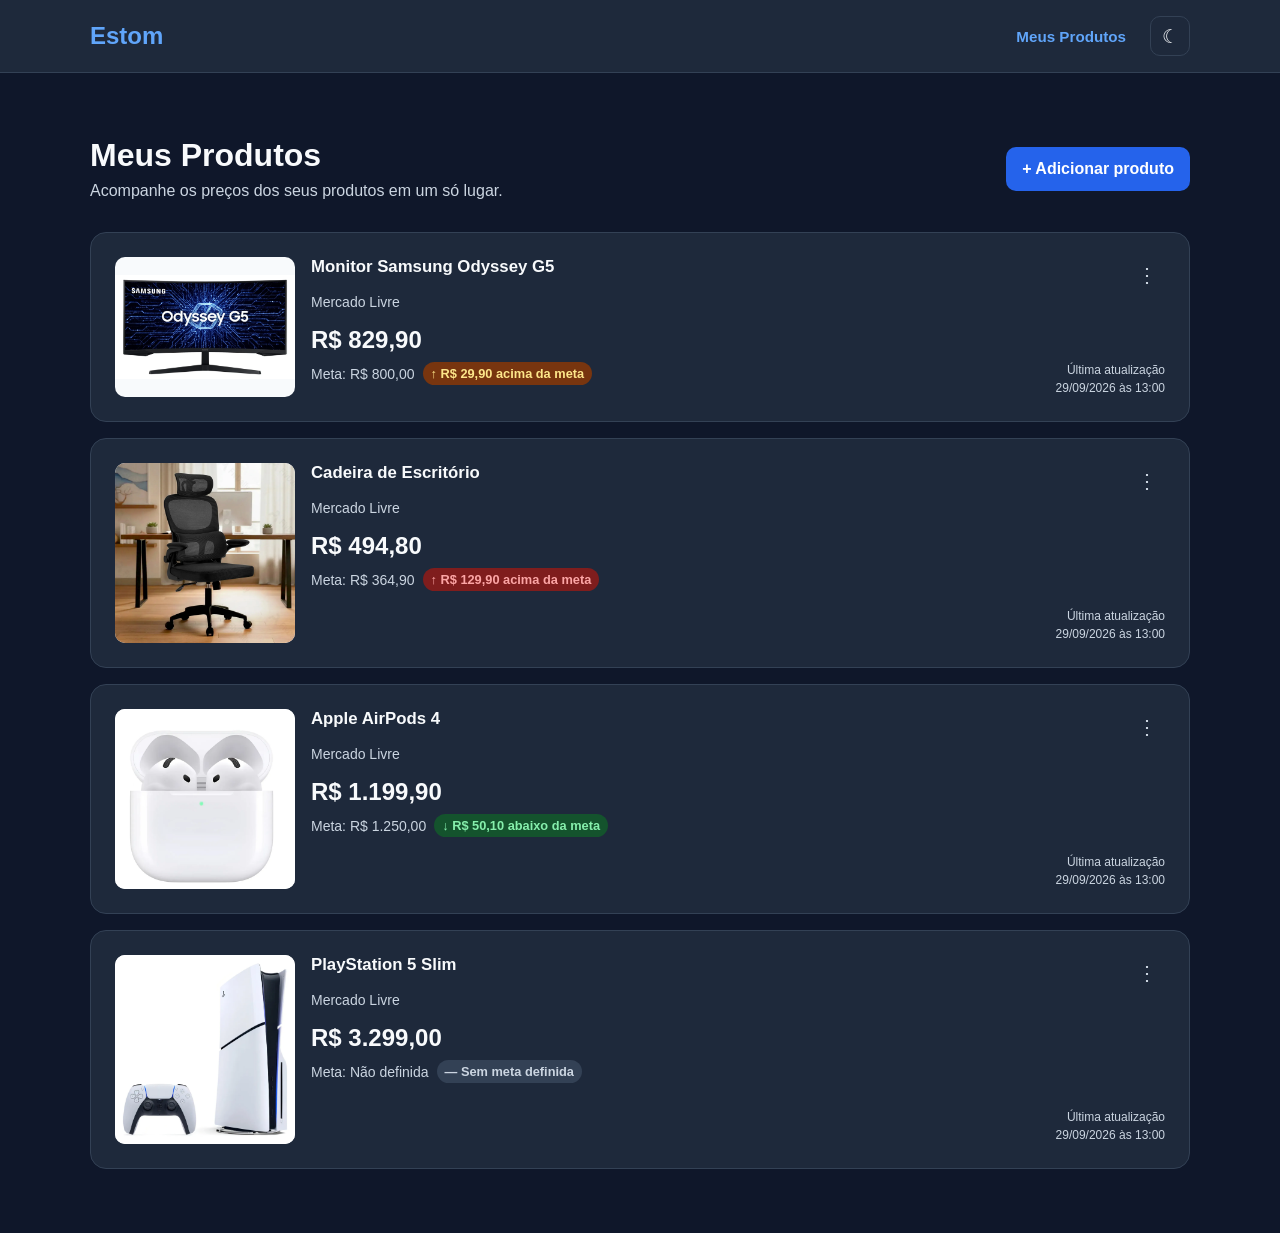
<file: entregas/Luis Medina/index.html>
<!doctype html>
<html lang="pt-br" data-theme="dark">
  <head>
    <meta charset="UTF-8" />
    <meta name="viewport" content="width=device-width, initial-scale=1.0" />

    <title>Estom</title>

    <link rel="stylesheet" href="assets/css/style.css" />
  </head>
  <body>
    <!-- ==================== Navbar ==================== -->
    <header class="header">
      <div class="container header-content">
        <a href="index.html" class="logo">Estom</a>
        <nav class="navigation" aria-label="Navegação principal">
          <a href="index.html" class="nav-link active"> Meus Produtos </a>
          <button
            class="theme-button"
            id="theme-button"
            type="button"
            aria-label="Alterar tema"
          >
            ☾
          </button>
        </nav>
      </div>
    </header>
    <!-- ==================== Main ==================== -->

    <main class="main">
      <div class="container">
        <!-- Cabeçalho da página -->
        <section class="products-header">
          <div>
            <h1>Meus Produtos</h1>
            <p>Acompanhe os preços dos seus produtos em um só lugar.</p>
          </div>
          <button class="button button-primary" id="open-modal">
            + Adicionar produto
          </button>
        </section>
        <!-- ==================== Produtos ==================== -->

        <section class="products-section">
          <div class="products-grid">
            <!-- Produto 1 -->

            <article class="product-card">
              <div class="product-image">
                <img src="assets/images/Foto monitor.webp" alt="Monitor" />
              </div>

              <div class="product-info">
                <div class="product-top">
                  <h2>Monitor Samsung Odyssey G5</h2>

                  <button
                    class="menu-button"
                    aria-label="Opções do Monitor Samsung Odyssey G5"
                  >
                    ⋮
                  </button>
                </div>

                <p class="product-store">Mercado Livre</p>

                <p class="product-price">R$ 829,90</p>

                <div class="product-details">
                  <span>Meta: R$ 800,00</span>

                  <span class="status status-warning">
                    ↑ R$ 29,90 acima da meta
                  </span>
                </div>

                <p class="last-update">
                  Última atualização<br />
                  29/09/2026 às 13:00
                </p>
              </div>
            </article>
            <!-- Produto 2 -->

            <article class="product-card">
              <div class="product-image">
                <img
                  src="assets/images/Cadeira ergonomica.webp"
                  alt="Cadeira Ergonomica"
                />
              </div>

              <div class="product-info">
                <div class="product-top">
                  <h2>Cadeira de Escritório</h2>

                  <button
                    class="menu-button"
                    aria-label="Opções da Cadeira de Escritório"
                  >
                    ⋮
                  </button>
                </div>

                <p class="product-store">Mercado Livre</p>
                <p class="product-price">R$ 494,80</p>

                <div class="product-details">
                  <span>Meta: R$ 364,90</span>

                  <span class="status status-error">
                    ↑ R$ 129,90 acima da meta
                  </span>
                </div>

                <p class="last-update">
                  Última atualização<br />
                  29/09/2026 às 13:00
                </p>
              </div>
            </article>

            <!-- Produto 3 -->

            <article class="product-card">
              <div class="product-image">
                <img src="assets/images/airpods4.webp" alt="Airpods" />
              </div>

              <div class="product-info">
                <div class="product-top">
                  <h2>Apple AirPods 4</h2>

                  <button
                    class="menu-button"
                    aria-label="Opções do Apple AirPods 4"
                  >
                    ⋮
                  </button>
                </div>

                <p class="product-store">Mercado Livre</p>
                <p class="product-price">R$ 1.199,90</p>

                <div class="product-details">
                  <span>Meta: R$ 1.250,00</span>

                  <span class="status status-success">
                    ↓ R$ 50,10 abaixo da meta
                  </span>
                </div>

                <p class="last-update">
                  Última atualização<br />
                  29/09/2026 às 13:00
                </p>
              </div>
            </article>
            <!-- Produto 4 -->

            <article class="product-card">
              <div class="product-image">
                <img src="assets/images/ps5.webp" alt="Ps5" />
              </div>

              <div class="product-info">
                <div class="product-top">
                  <h2>PlayStation 5 Slim</h2>

                  <button
                    class="menu-button"
                    aria-label="Opções do PlayStation 5 Slim"
                  >
                    ⋮
                  </button>
                </div>

                <p class="product-store">Mercado Livre</p>

                <p class="product-price">R$ 3.299,00</p>

                <div class="product-details">
                  <span>Meta: Não definida</span>

                  <span class="status status-neutral">
                    — Sem meta definida
                  </span>
                </div>

                <p class="last-update">
                  Última atualização<br />
                  29/09/2026 às 13:00
                </p>
              </div>
            </article>
          </div>
        </section>
      </div>
    </main>
    <!-- ==================== Modal Adicionar Produto ==================== -->

    <div class="modal-overlay" id="add-product-modal">
      <div class="modal">
        <div class="modal-header">
          <div>
            <h2>Adicionar Produto</h2>
            <p>Cadastre um produto para acompanhar seu preço.</p>
          </div>

          <button
            class="modal-close"
            id="close-modal"
            type="button"
            aria-label="Fechar"
          >
            ×
          </button>
        </div>

        <form class="product-form">
          <div class="form-group">
            <label for="product-name">Nome</label>

            <input
              type="text"
              id="product-name"
              placeholder="Ex: Monitor Samsung Odyssey G5"
              required
            />
          </div>

          <div class="form-group">
            <label for="product-url">URL do produto</label>

            <input
              type="url"
              id="product-url"
              placeholder="https://mercadolivre.com.br/..."
              required
            />
          </div>

          <div class="form-group">
            <label for="target-price">
              Preço máximo
              <span class="optional">(opcional)</span>
            </label>

            <input
              type="number"
              id="target-price"
              placeholder="0,00"
              min="0"
              step="0.01"
            />

            <small class="form-help">
              Sem uma meta, o produto continuará sendo monitorado, mas não
              gerará alertas de preço.
            </small>
          </div>

          <div class="form-actions">
            <button
              class="button button-secondary"
              id="cancel-modal"
              type="button"
            >
              Cancelar
            </button>

            <button class="button button-primary" type="submit">
              + Adicionar produto
            </button>
          </div>
        </form>
      </div>
    </div>
    <script src="assets/js/script.js"></script>
  </body>
</html>
</file>
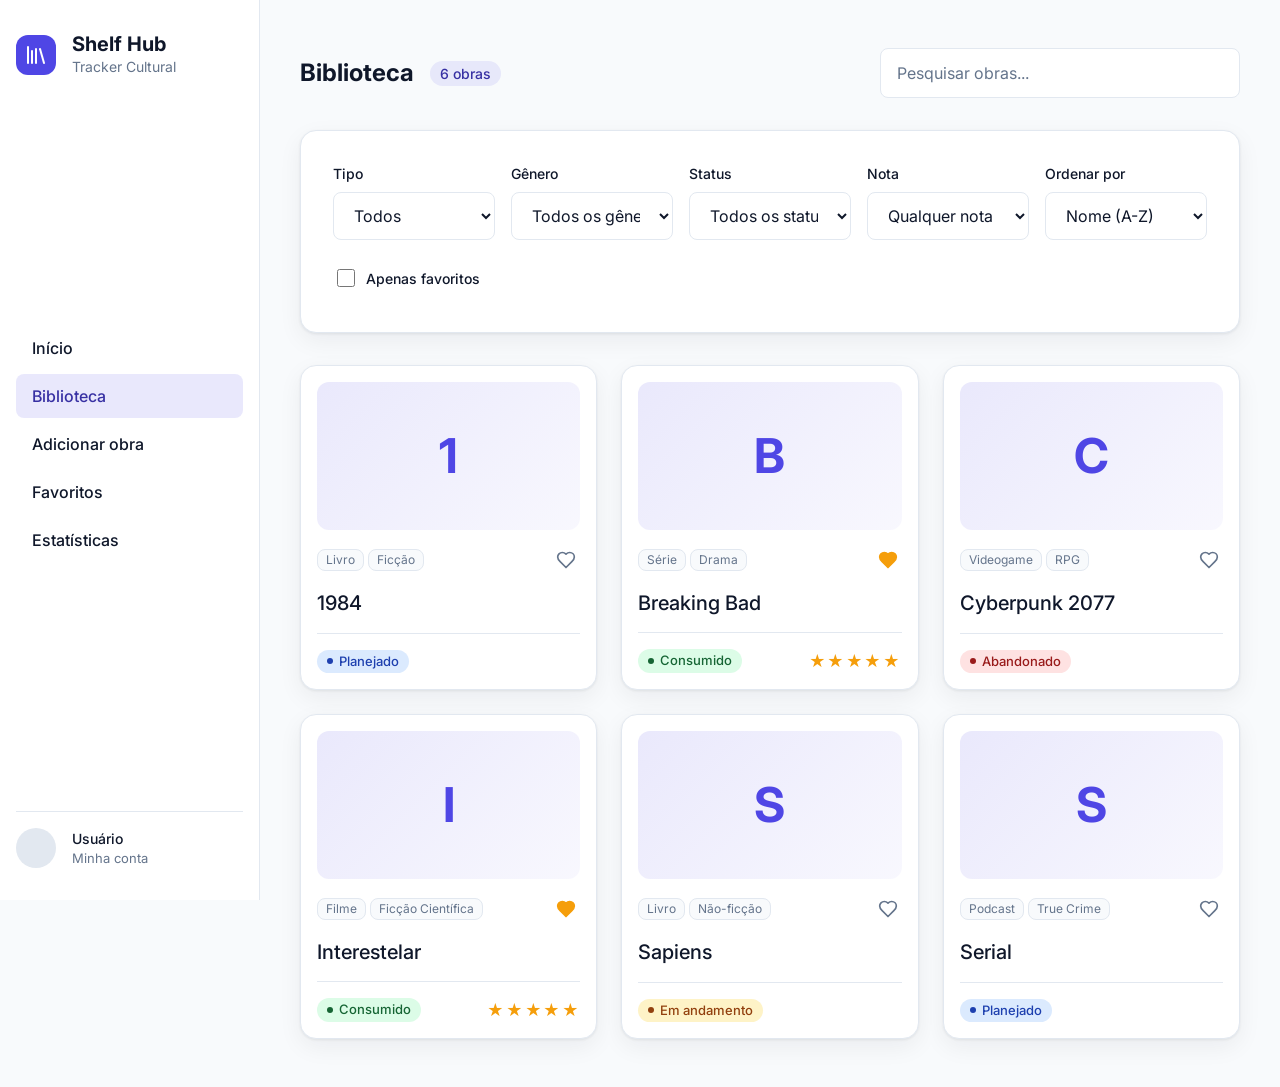
<file: entregas/Guilherme Barbosa/biblioteca.html>
<!DOCTYPE html>
<html lang="pt-BR">
<head>
  <meta charset="UTF-8">
  <meta name="viewport" content="width=device-width, initial-scale=1">
  <title>Biblioteca — Shelf Hub</title>
  <link rel="preconnect" href="https://fonts.googleapis.com">
  <link rel="preconnect" href="https://fonts.gstatic.com" crossorigin>
  <link href="https://fonts.googleapis.com/css2?family=Inter:wght@400;500;700&display=swap" rel="stylesheet">
  <link rel="stylesheet" href="css/styles.css">
</head>
<body>
  <div class="app">
    <header class="sidebar">
      <div class="marca">
        <span class="marca__icone" aria-hidden="true">
          <svg width="24" height="24" viewBox="0 0 24 24" fill="none" stroke="currentColor" stroke-width="2" stroke-linecap="round" stroke-linejoin="round">
            <path d="m16 6 4 14"/><path d="M12 6v14"/><path d="M8 8v12"/><path d="M4 4v16"/>
          </svg>
        </span>
        <div>
          <span class="marca__nome">Shelf Hub</span>
          <span class="marca__slogan">Tracker Cultural</span>
        </div>
      </div>

      <nav aria-label="Principal">
        <ul class="menu">
          <li><a class="menu__link" href="inicio.html">Início</a></li>
          <li><a class="menu__link" href="biblioteca.html" aria-current="page">Biblioteca</a></li>
          <li><a class="menu__link" href="#">Adicionar obra</a></li>
          <li><a class="menu__link" href="#">Favoritos</a></li>
          <li><a class="menu__link" href="#">Estatísticas</a></li>
        </ul>
      </nav>

      <div class="usuario">
        <span class="usuario__avatar" aria-hidden="true"></span>
        <div>
          <span class="usuario__nome">Usuário</span>
          <span class="usuario__conta">Minha conta</span>
        </div>
      </div>
    </header>

    <main class="conteudo">
      <div class="conteudo__cabecalho">
        <div class="titulo-grupo">
          <h1 class="titulo-pagina">Biblioteca</h1>
          <span class="contador">6 obras</span>
        </div>
        <form class="busca" role="search">
          <label class="sr-only" for="busca">Pesquisar obras</label>
          <input class="campo__input" type="search" id="busca" placeholder="Pesquisar obras...">
        </form>
      </div>

      <form class="card filtros" aria-label="Filtros e ordenação">
        <div class="campo">
          <label class="campo__label" for="filtro-tipo">Tipo</label>
          <select class="campo__input" id="filtro-tipo">
            <option>Todos</option>
            <option>Filme</option>
            <option>Série</option>
            <option>Livro</option>
            <option>Videogame</option>
            <option>Podcast</option>
          </select>
        </div>
        <div class="campo">
          <label class="campo__label" for="filtro-genero">Gênero</label>
          <select class="campo__input" id="filtro-genero">
            <option>Todos os gêneros</option>
            <option>Drama</option>
            <option>Ficção</option>
            <option>Ficção Científica</option>
            <option>Não-ficção</option>
            <option>RPG</option>
            <option>True Crime</option>
          </select>
        </div>
        <div class="campo">
          <label class="campo__label" for="filtro-status">Status</label>
          <select class="campo__input" id="filtro-status">
            <option>Todos os status</option>
            <option>Planejado</option>
            <option>Em andamento</option>
            <option>Consumido</option>
            <option>Abandonado</option>
          </select>
        </div>
        <div class="campo">
          <label class="campo__label" for="filtro-nota">Nota</label>
          <select class="campo__input" id="filtro-nota">
            <option>Qualquer nota</option>
            <option>5 estrelas</option>
            <option>4 estrelas ou mais</option>
            <option>3 estrelas ou mais</option>
          </select>
        </div>
        <div class="campo">
          <label class="campo__label" for="ordenar">Ordenar por</label>
          <select class="campo__input" id="ordenar">
            <option>Nome (A-Z)</option>
            <option>Nome (Z-A)</option>
            <option>Mais recentes</option>
            <option>Mais antigas</option>
            <option>Maior nota</option>
            <option>Menor nota</option>
          </select>
        </div>
        <label class="filtros__favoritos">
          <input type="checkbox">
          Apenas favoritos
        </label>
      </form>

      <ul class="grade-obras">
      <li>
        <article class="card obra">
          <div class="obra__capa" aria-hidden="true">1</div>
          <div class="obra__topo">
            <p class="obra__tags"><span class="tag">Livro</span><span class="tag">Ficção</span></p>
            <button class="favorito" type="button" aria-pressed="false" aria-label="Adicionar 1984 aos favoritos"><svg width="20" height="20" viewBox="0 0 24 24" fill="none" stroke="currentColor" stroke-width="2" stroke-linecap="round" stroke-linejoin="round" aria-hidden="true"><path d="M19 14c1.49-1.46 3-3.21 3-5.5A5.5 5.5 0 0 0 16.5 3c-1.76 0-3 .5-4.5 2-1.5-1.5-2.74-2-4.5-2A5.5 5.5 0 0 0 2 8.5c0 2.3 1.5 4.05 3 5.5l7 7Z"/></svg></button>
          </div>
          <h3 class="obra__titulo"><a class="obra__link" href="#">1984</a></h3>
          <div class="obra__rodape">
            <span class="badge badge--planejado">Planejado</span>
          </div>
        </article>
      </li>
      <li>
        <article class="card obra">
          <div class="obra__capa" aria-hidden="true">B</div>
          <div class="obra__topo">
            <p class="obra__tags"><span class="tag">Série</span><span class="tag">Drama</span></p>
            <button class="favorito" type="button" aria-pressed="true" aria-label="Remover Breaking Bad dos favoritos"><svg width="20" height="20" viewBox="0 0 24 24" fill="none" stroke="currentColor" stroke-width="2" stroke-linecap="round" stroke-linejoin="round" aria-hidden="true"><path d="M19 14c1.49-1.46 3-3.21 3-5.5A5.5 5.5 0 0 0 16.5 3c-1.76 0-3 .5-4.5 2-1.5-1.5-2.74-2-4.5-2A5.5 5.5 0 0 0 2 8.5c0 2.3 1.5 4.05 3 5.5l7 7Z"/></svg></button>
          </div>
          <h3 class="obra__titulo"><a class="obra__link" href="#">Breaking Bad</a></h3>
          <div class="obra__rodape">
            <span class="badge badge--consumido">Consumido</span>
          <span class="estrelas"><span aria-hidden="true">★★★★★</span><span class="sr-only">Nota 5 de 5</span></span>
          </div>
        </article>
      </li>
      <li>
        <article class="card obra">
          <div class="obra__capa" aria-hidden="true">C</div>
          <div class="obra__topo">
            <p class="obra__tags"><span class="tag">Videogame</span><span class="tag">RPG</span></p>
            <button class="favorito" type="button" aria-pressed="false" aria-label="Adicionar Cyberpunk 2077 aos favoritos"><svg width="20" height="20" viewBox="0 0 24 24" fill="none" stroke="currentColor" stroke-width="2" stroke-linecap="round" stroke-linejoin="round" aria-hidden="true"><path d="M19 14c1.49-1.46 3-3.21 3-5.5A5.5 5.5 0 0 0 16.5 3c-1.76 0-3 .5-4.5 2-1.5-1.5-2.74-2-4.5-2A5.5 5.5 0 0 0 2 8.5c0 2.3 1.5 4.05 3 5.5l7 7Z"/></svg></button>
          </div>
          <h3 class="obra__titulo"><a class="obra__link" href="#">Cyberpunk 2077</a></h3>
          <div class="obra__rodape">
            <span class="badge badge--abandonado">Abandonado</span>
          </div>
        </article>
      </li>
      <li>
        <article class="card obra">
          <div class="obra__capa" aria-hidden="true">I</div>
          <div class="obra__topo">
            <p class="obra__tags"><span class="tag">Filme</span><span class="tag">Ficção Científica</span></p>
            <button class="favorito" type="button" aria-pressed="true" aria-label="Remover Interestelar dos favoritos"><svg width="20" height="20" viewBox="0 0 24 24" fill="none" stroke="currentColor" stroke-width="2" stroke-linecap="round" stroke-linejoin="round" aria-hidden="true"><path d="M19 14c1.49-1.46 3-3.21 3-5.5A5.5 5.5 0 0 0 16.5 3c-1.76 0-3 .5-4.5 2-1.5-1.5-2.74-2-4.5-2A5.5 5.5 0 0 0 2 8.5c0 2.3 1.5 4.05 3 5.5l7 7Z"/></svg></button>
          </div>
          <h3 class="obra__titulo"><a class="obra__link" href="#">Interestelar</a></h3>
          <div class="obra__rodape">
            <span class="badge badge--consumido">Consumido</span>
          <span class="estrelas"><span aria-hidden="true">★★★★★</span><span class="sr-only">Nota 5 de 5</span></span>
          </div>
        </article>
      </li>
      <li>
        <article class="card obra">
          <div class="obra__capa" aria-hidden="true">S</div>
          <div class="obra__topo">
            <p class="obra__tags"><span class="tag">Livro</span><span class="tag">Não-ficção</span></p>
            <button class="favorito" type="button" aria-pressed="false" aria-label="Adicionar Sapiens aos favoritos"><svg width="20" height="20" viewBox="0 0 24 24" fill="none" stroke="currentColor" stroke-width="2" stroke-linecap="round" stroke-linejoin="round" aria-hidden="true"><path d="M19 14c1.49-1.46 3-3.21 3-5.5A5.5 5.5 0 0 0 16.5 3c-1.76 0-3 .5-4.5 2-1.5-1.5-2.74-2-4.5-2A5.5 5.5 0 0 0 2 8.5c0 2.3 1.5 4.05 3 5.5l7 7Z"/></svg></button>
          </div>
          <h3 class="obra__titulo"><a class="obra__link" href="#">Sapiens</a></h3>
          <div class="obra__rodape">
            <span class="badge badge--em-andamento">Em andamento</span>
          </div>
        </article>
      </li>
      <li>
        <article class="card obra">
          <div class="obra__capa" aria-hidden="true">S</div>
          <div class="obra__topo">
            <p class="obra__tags"><span class="tag">Podcast</span><span class="tag">True Crime</span></p>
            <button class="favorito" type="button" aria-pressed="false" aria-label="Adicionar Serial aos favoritos"><svg width="20" height="20" viewBox="0 0 24 24" fill="none" stroke="currentColor" stroke-width="2" stroke-linecap="round" stroke-linejoin="round" aria-hidden="true"><path d="M19 14c1.49-1.46 3-3.21 3-5.5A5.5 5.5 0 0 0 16.5 3c-1.76 0-3 .5-4.5 2-1.5-1.5-2.74-2-4.5-2A5.5 5.5 0 0 0 2 8.5c0 2.3 1.5 4.05 3 5.5l7 7Z"/></svg></button>
          </div>
          <h3 class="obra__titulo"><a class="obra__link" href="#">Serial</a></h3>
          <div class="obra__rodape">
            <span class="badge badge--planejado">Planejado</span>
          </div>
        </article>
      </li>
      </ul>
    </main>
  </div>
</body>
</html>
</file>
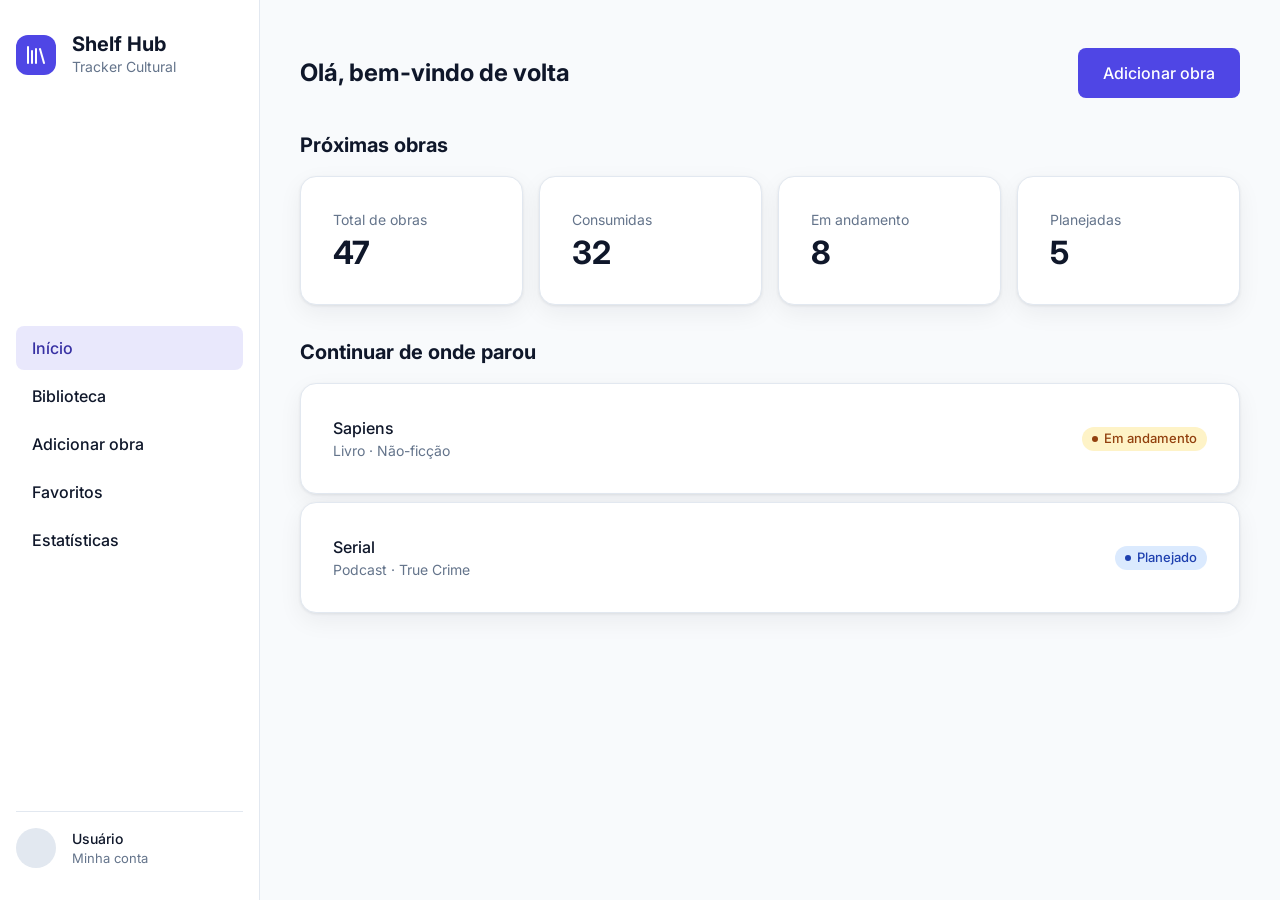
<file: entregas/Guilherme Barbosa/inicio.html>
<!DOCTYPE html>
<html lang="pt-BR">
<head>
  <meta charset="UTF-8">
  <meta name="viewport" content="width=device-width, initial-scale=1">
  <title>Início — Shelf Hub</title>
  <link rel="preconnect" href="https://fonts.googleapis.com">
  <link rel="preconnect" href="https://fonts.gstatic.com" crossorigin>
  <link href="https://fonts.googleapis.com/css2?family=Inter:wght@400;500;700&display=swap" rel="stylesheet">
  <link rel="stylesheet" href="css/styles.css">
</head>
<body>
  <div class="app">
    <header class="sidebar">
      <div class="marca">
        <span class="marca__icone" aria-hidden="true">
          <svg width="24" height="24" viewBox="0 0 24 24" fill="none" stroke="currentColor" stroke-width="2" stroke-linecap="round" stroke-linejoin="round">
            <path d="m16 6 4 14"/><path d="M12 6v14"/><path d="M8 8v12"/><path d="M4 4v16"/>
          </svg>
        </span>
        <div>
          <span class="marca__nome">Shelf Hub</span>
          <span class="marca__slogan">Tracker Cultural</span>
        </div>
      </div>

      <nav aria-label="Principal">
        <ul class="menu">
          <li><a class="menu__link" href="inicio.html" aria-current="page">Início</a></li>
          <li><a class="menu__link" href="biblioteca.html">Biblioteca</a></li>
          <li><a class="menu__link" href="#">Adicionar obra</a></li>
          <li><a class="menu__link" href="#">Favoritos</a></li>
          <li><a class="menu__link" href="#">Estatísticas</a></li>
        </ul>
      </nav>

      <div class="usuario">
        <span class="usuario__avatar" aria-hidden="true"></span>
        <div>
          <span class="usuario__nome">Usuário</span>
          <span class="usuario__conta">Minha conta</span>
        </div>
      </div>
    </header>

    <main class="conteudo">
      <div class="conteudo__cabecalho">
        <h1 class="titulo-pagina">Olá, bem-vindo de volta</h1>
        <a class="botao botao--primario" href="#">Adicionar obra</a>
      </div>

      <section class="secao" aria-labelledby="titulo-resumo">
           <h2 class="secao__titulo" id="titulo-andamento">Próximas obras</h2>
        <ul class="resumo">
          <li class="card resumo__item">
            <span class="resumo__rotulo">Total de obras</span>
            <span class="resumo__valor">47</span>
          </li>
          <li class="card resumo__item">
            <span class="resumo__rotulo">Consumidas</span>
            <span class="resumo__valor">32</span>
          </li>
          <li class="card resumo__item">
            <span class="resumo__rotulo">Em andamento</span>
            <span class="resumo__valor">8</span>
          </li>
          <li class="card resumo__item">
            <span class="resumo__rotulo">Planejadas</span>
            <span class="resumo__valor">5</span>
          </li>
        </ul>
      </section>

      <section class="secao" aria-labelledby="titulo-andamento">
        <h2 class="secao__titulo" id="titulo-andamento">Continuar de onde parou</h2>
        <ul class="lista-obras">
          <li class="card obra-linha">
            <div>
              <span class="obra-linha__nome">Sapiens</span>
              <span class="obra-linha__meta">Livro · Não-ficção</span>
            </div>
            <span class="badge badge--em-andamento">Em andamento</span>
          </li>
          <li class="card obra-linha">
            <div>
              <span class="obra-linha__nome">Serial</span>
              <span class="obra-linha__meta">Podcast · True Crime</span>
            </div>
            <span class="badge badge--planejado">Planejado</span>
          </li>
        </ul>
      </section>
    </main>
  </div>
</body>
</html>
</file>
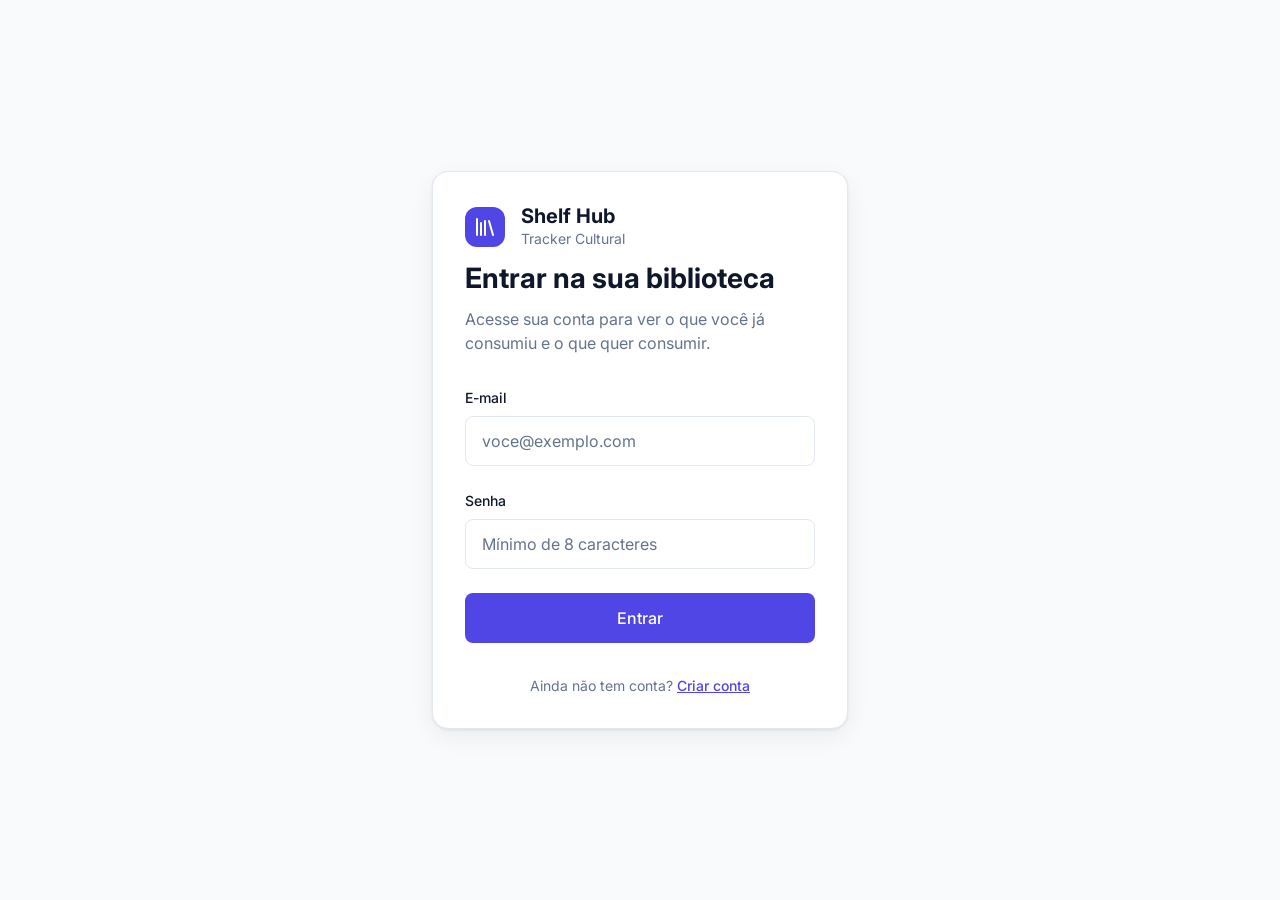
<file: entregas/Guilherme Barbosa/login.html>
<!DOCTYPE html>
<html lang="pt-BR">
<head>
  <meta charset="UTF-8">
  <meta name="viewport" content="width=device-width, initial-scale=1">
  <title>Entrar — Shelf Hub</title>
  <link rel="preconnect" href="https://fonts.googleapis.com">
  <link rel="preconnect" href="https://fonts.gstatic.com" crossorigin>
  <link href="https://fonts.googleapis.com/css2?family=Inter:wght@400;500;700&display=swap" rel="stylesheet">
  <link rel="stylesheet" href="css/styles.css">
</head>
<body class="pagina-login">
  <main class="login card">
    <header class="login__cabecalho">
      <div class="marca">
        <span class="marca__icone" aria-hidden="true">
          <svg width="24" height="24" viewBox="0 0 24 24" fill="none" stroke="currentColor" stroke-width="2" stroke-linecap="round" stroke-linejoin="round">
            <path d="m16 6 4 14"/><path d="M12 6v14"/><path d="M8 8v12"/><path d="M4 4v16"/>
          </svg>
        </span>
        <div>
          <span class="marca__nome">Shelf Hub</span>
          <span class="marca__slogan">Tracker Cultural</span>
        </div>
      </div>
      <h1 class="login__titulo">Entrar na sua biblioteca</h1>
      <p class="login__texto">Acesse sua conta para ver o que você já consumiu e o que quer consumir.</p>
    </header>

    <!--  sem backend  -->
    <form class="login__formulario" action="inicio.html">
      <div class="campo">
        <label class="campo__label" for="email">E-mail</label>
        <input class="campo__input" type="email" id="email" autocomplete="email" placeholder="voce@exemplo.com" required>
      </div>

      <div class="campo">
        <label class="campo__label" for="senha">Senha</label>
        <input class="campo__input" type="password" id="senha" autocomplete="current-password" minlength="8" placeholder="Mínimo de 8 caracteres" required>
      </div>

      <button class="botao botao--primario botao--bloco" type="submit">Entrar</button>
    </form>

    <p class="login__rodape">Ainda não tem conta? <a href="#">Criar conta</a></p>
  </main>
</body>
</html>
</file>
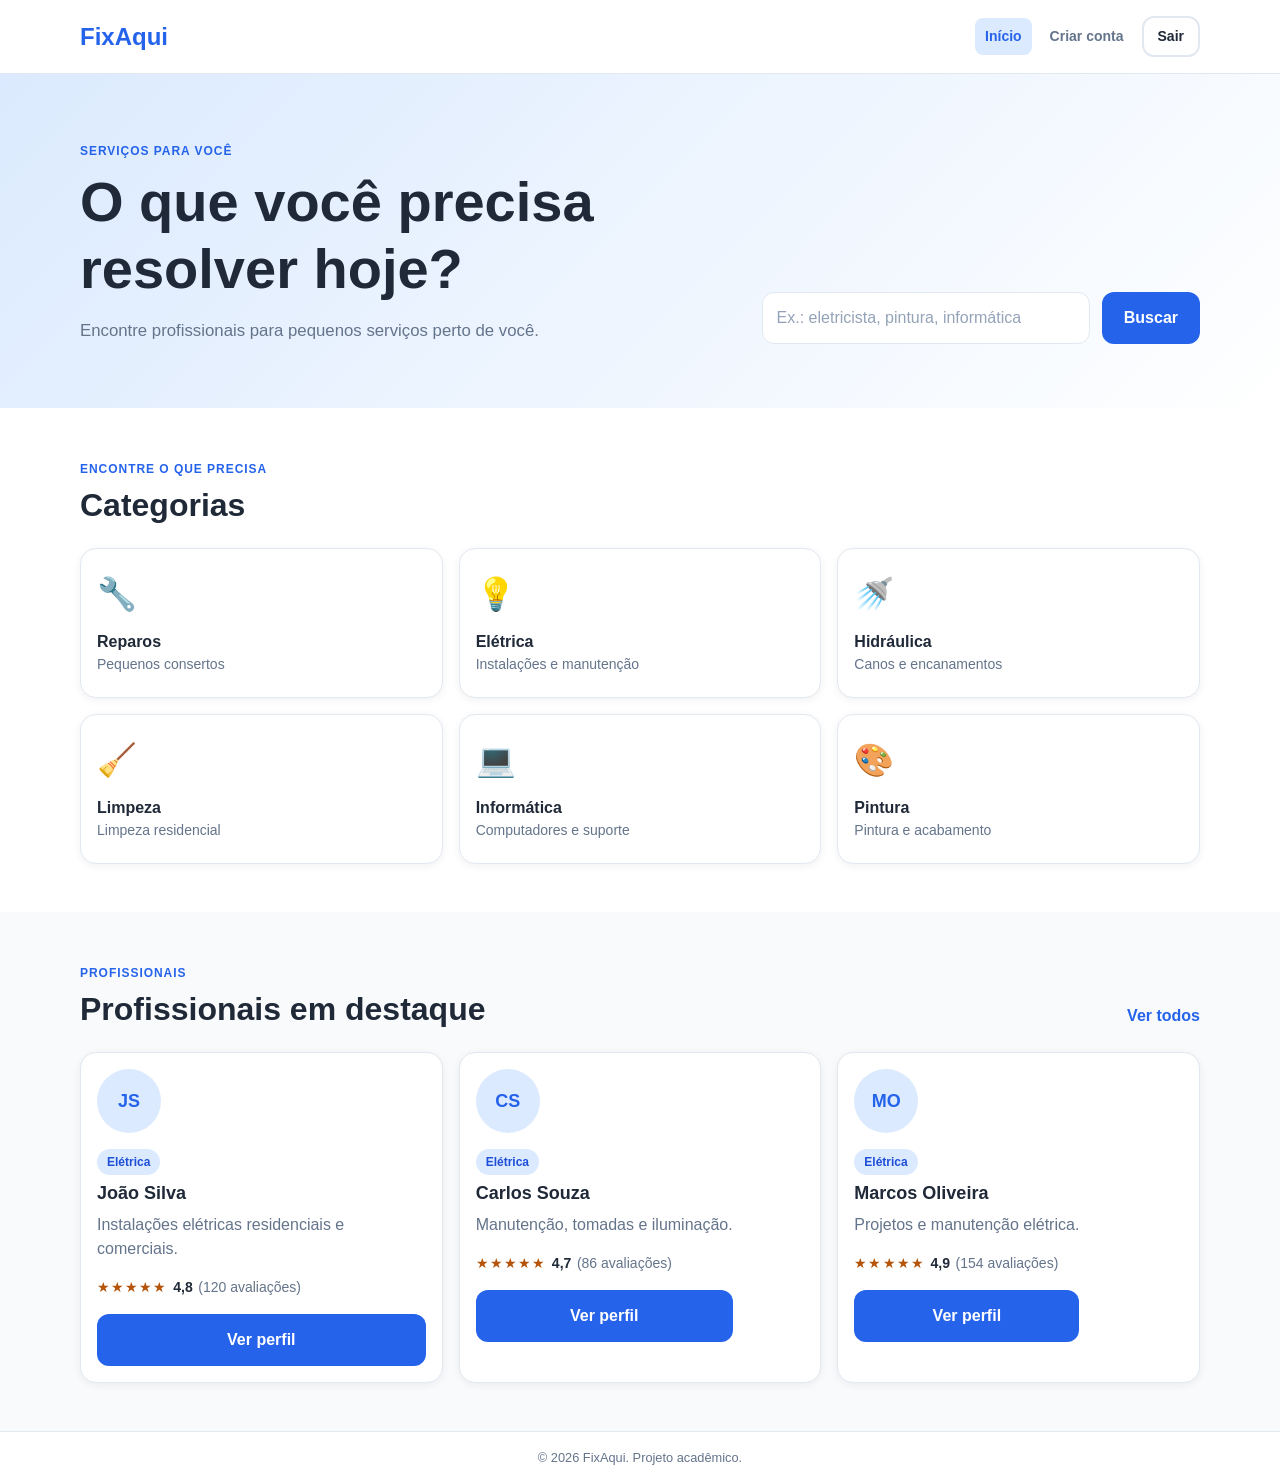
<file: entregas/Rodrigo Fagnani/dashboard.html>
<!DOCTYPE html>
<html lang="pt-BR">
<head>
    <meta charset="UTF-8">
    <meta name="viewport" content="width=device-width, initial-scale=1.0">
    <title>Dashboard | FixAqui</title>
    <link rel="stylesheet" href="css/styles.css">
</head>
<body>
    <header class="site-header">
        <a class="brand" href="dashboard.html" aria-label="FixAqui - dashboard">FixAqui</a>

        <nav class="main-nav" aria-label="Navegação principal">
            <a class="nav-link nav-link-active" href="dashboard.html">Início</a>
            <a class="nav-link" href="perfil.html">Criar conta</a>
            <a class="button button-small button-outline" href="login.html">Sair</a>
        </nav>
    </header>

    <main>
        <section class="hero-section" aria-labelledby="dashboard-title">
            <div class="container hero-content">
                <div>
                    <span class="eyebrow">Serviços para você</span>
                    <h1 id="dashboard-title">O que você precisa resolver hoje?</h1>
                    <p>Encontre profissionais para pequenos serviços perto de você.</p>
                </div>

                <form class="search-form" action="dashboard.html" method="get" role="search">
                    <label class="sr-only" for="busca">Pesquisar serviço</label>
                    <input class="input search-input" type="search" id="busca" name="busca" placeholder="Ex.: eletricista, pintura, informática">
                    <button class="button button-primary" type="submit">Buscar</button>
                </form>
            </div>
        </section>

        <section class="section container" aria-labelledby="categorias-title">
            <div class="section-heading">
                <div>
                    <span class="eyebrow">Encontre o que precisa</span>
                    <h2 id="categorias-title">Categorias</h2>
                </div>
            </div>

            <div class="category-grid">
                <a class="category-card" href="#profissionais">
                    <span class="category-icon" aria-hidden="true">🔧</span>
                    <span class="category-title">Reparos</span>
                    <span class="category-text">Pequenos consertos</span>
                </a>

                <a class="category-card" href="#profissionais">
                    <span class="category-icon" aria-hidden="true">💡</span>
                    <span class="category-title">Elétrica</span>
                    <span class="category-text">Instalações e manutenção</span>
                </a>

                <a class="category-card" href="#profissionais">
                    <span class="category-icon" aria-hidden="true">🚿</span>
                    <span class="category-title">Hidráulica</span>
                    <span class="category-text">Canos e encanamentos</span>
                </a>

                <a class="category-card" href="#profissionais">
                    <span class="category-icon" aria-hidden="true">🧹</span>
                    <span class="category-title">Limpeza</span>
                    <span class="category-text">Limpeza residencial</span>
                </a>

                <a class="category-card" href="#profissionais">
                    <span class="category-icon" aria-hidden="true">💻</span>
                    <span class="category-title">Informática</span>
                    <span class="category-text">Computadores e suporte</span>
                </a>

                <a class="category-card" href="#profissionais">
                    <span class="category-icon" aria-hidden="true">🎨</span>
                    <span class="category-title">Pintura</span>
                    <span class="category-text">Pintura e acabamento</span>
                </a>
            </div>
        </section>

        <section class="section section-muted" id="profissionais" aria-labelledby="profissionais-title">
            <div class="container">
                <div class="section-heading">
                    <div>
                        <span class="eyebrow">Profissionais</span>
                        <h2 id="profissionais-title">Profissionais em destaque</h2>
                    </div>
                    <a class="text-link" href="#profissionais">Ver todos</a>
                </div>

                <div class="professional-grid">
                    <article class="professional-card">
                        <div class="professional-avatar" aria-hidden="true">JS</div>
                        <div class="professional-content">
                            <span class="tag">Elétrica</span>
                            <h3>João Silva</h3>
                            <p>Instalações elétricas residenciais e comerciais.</p>
                            <div class="rating" aria-label="Avaliação 4,8 de 5">
                                <span aria-hidden="true">★★★★★</span>
                                <strong>4,8</strong>
                                <span>(120 avaliações)</span>
                            </div>
                            <a class="button button-primary button-full" href="perfil.html">Ver perfil</a>
                        </div>
                    </article>

                    <article class="professional-card">
                        <div class="professional-avatar" aria-hidden="true">CS</div>
                        <div class="professional-content">
                            <span class="tag">Elétrica</span>
                            <h3>Carlos Souza</h3>
                            <p>Manutenção, tomadas e iluminação.</p>
                            <div class="rating" aria-label="Avaliação 4,7 de 5">
                                <span aria-hidden="true">★★★★★</span>
                                <strong>4,7</strong>
                                <span>(86 avaliações)</span>
                            </div>
                            <a class="button button-primary button-full" href="perfil.html">Ver perfil</a>
                        </div>
                    </article>

                    <article class="professional-card">
                        <div class="professional-avatar" aria-hidden="true">MO</div>
                        <div class="professional-content">
                            <span class="tag">Elétrica</span>
                            <h3>Marcos Oliveira</h3>
                            <p>Projetos e manutenção elétrica.</p>
                            <div class="rating" aria-label="Avaliação 4,9 de 5">
                                <span aria-hidden="true">★★★★★</span>
                                <strong>4,9</strong>
                                <span>(154 avaliações)</span>
                            </div>
                            <a class="button button-primary button-full" href="perfil.html">Ver perfil</a>
                        </div>
                    </article>
                </div>
            </div>
        </section>
    </main>

    <footer class="site-footer">
        <p>&copy; 2026 FixAqui. Projeto acadêmico.</p>
    </footer>
</body>
</html>
</file>
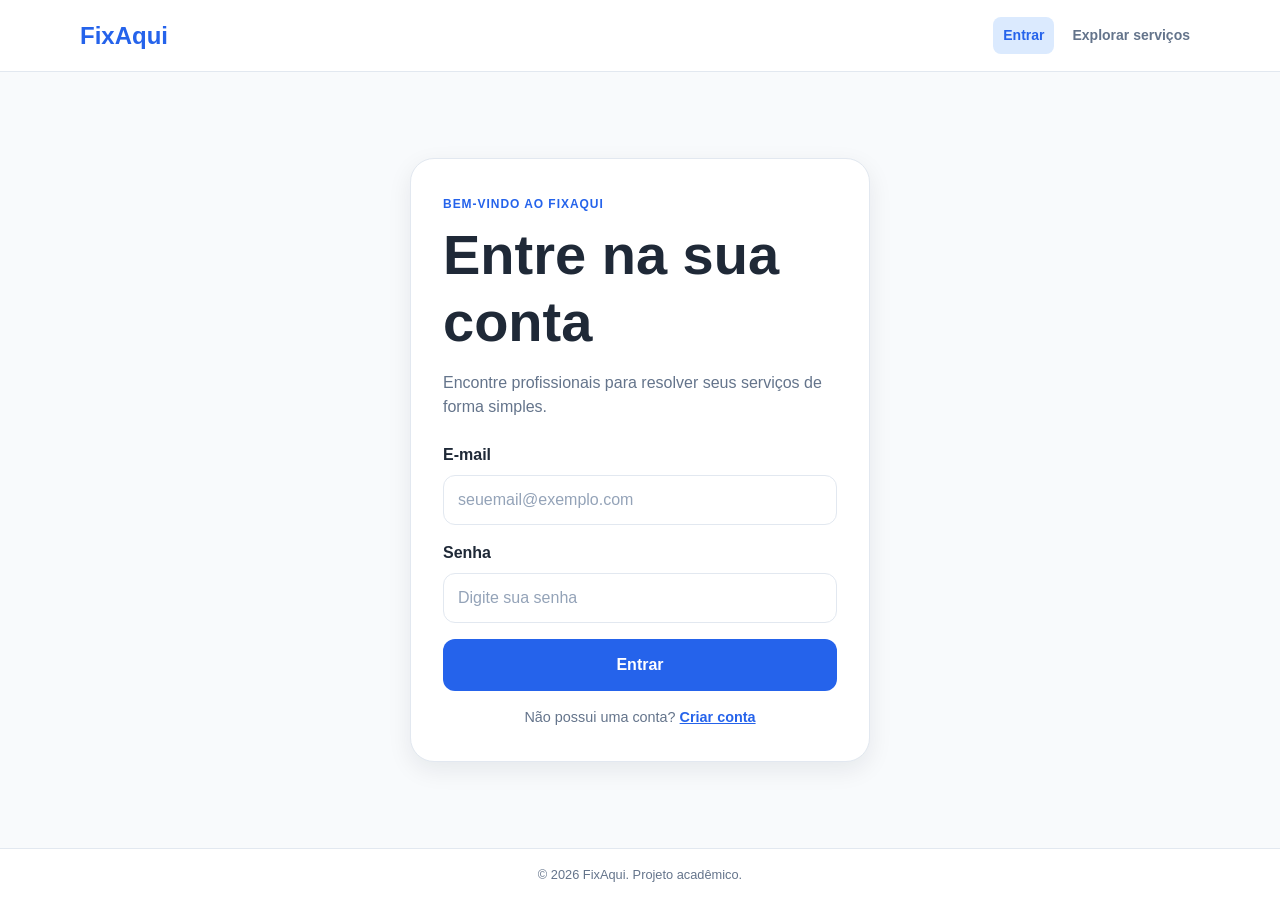
<file: entregas/Rodrigo Fagnani/login.html>
<!DOCTYPE html>
<html lang="pt-BR">
<head>
    <meta charset="UTF-8">
    <meta name="viewport" content="width=device-width, initial-scale=1.0">
    <title>Login | FixAqui</title>
    <link rel="stylesheet" href="css/styles.css">
</head>
<body class="auth-page">
    <header class="site-header">
        <a class="brand" href="login.html" aria-label="FixAqui - página inicial">FixAqui</a>
        <nav class="main-nav" aria-label="Navegação principal">
            <a class="nav-link nav-link-active" href="login.html">Entrar</a>
            <a class="nav-link" href="dashboard.html">Explorar serviços</a>
        </nav>
    </header>

    <main class="auth-main">
        <section class="auth-card" aria-labelledby="login-title">
            <div class="auth-heading">
                <span class="eyebrow">Bem-vindo ao FixAqui</span>
                <h1 id="login-title">Entre na sua conta</h1>
                <p>Encontre profissionais para resolver seus serviços de forma simples.</p>
            </div>

            <form class="form" action="dashboard.html" method="get">
                <div class="form-group">
                    <label for="email">E-mail</label>
                    <input class="input" type="email" id="email" name="email" placeholder="seuemail@exemplo.com" autocomplete="email" required>
                </div>

                <div class="form-group">
                    <label for="senha">Senha</label>
                    <input class="input" type="password" id="senha" name="senha" placeholder="Digite sua senha" autocomplete="current-password" required>
                </div>

                <button class="button button-primary button-full" type="submit">Entrar</button>
            </form>

            <p class="auth-footer-text">
                Não possui uma conta?
                <a href="perfil.html">Criar conta</a>
            </p>
        </section>
    </main>

    <footer class="site-footer">
        <p>&copy; 2026 FixAqui. Projeto acadêmico.</p>
    </footer>
</body>
</html>
</file>
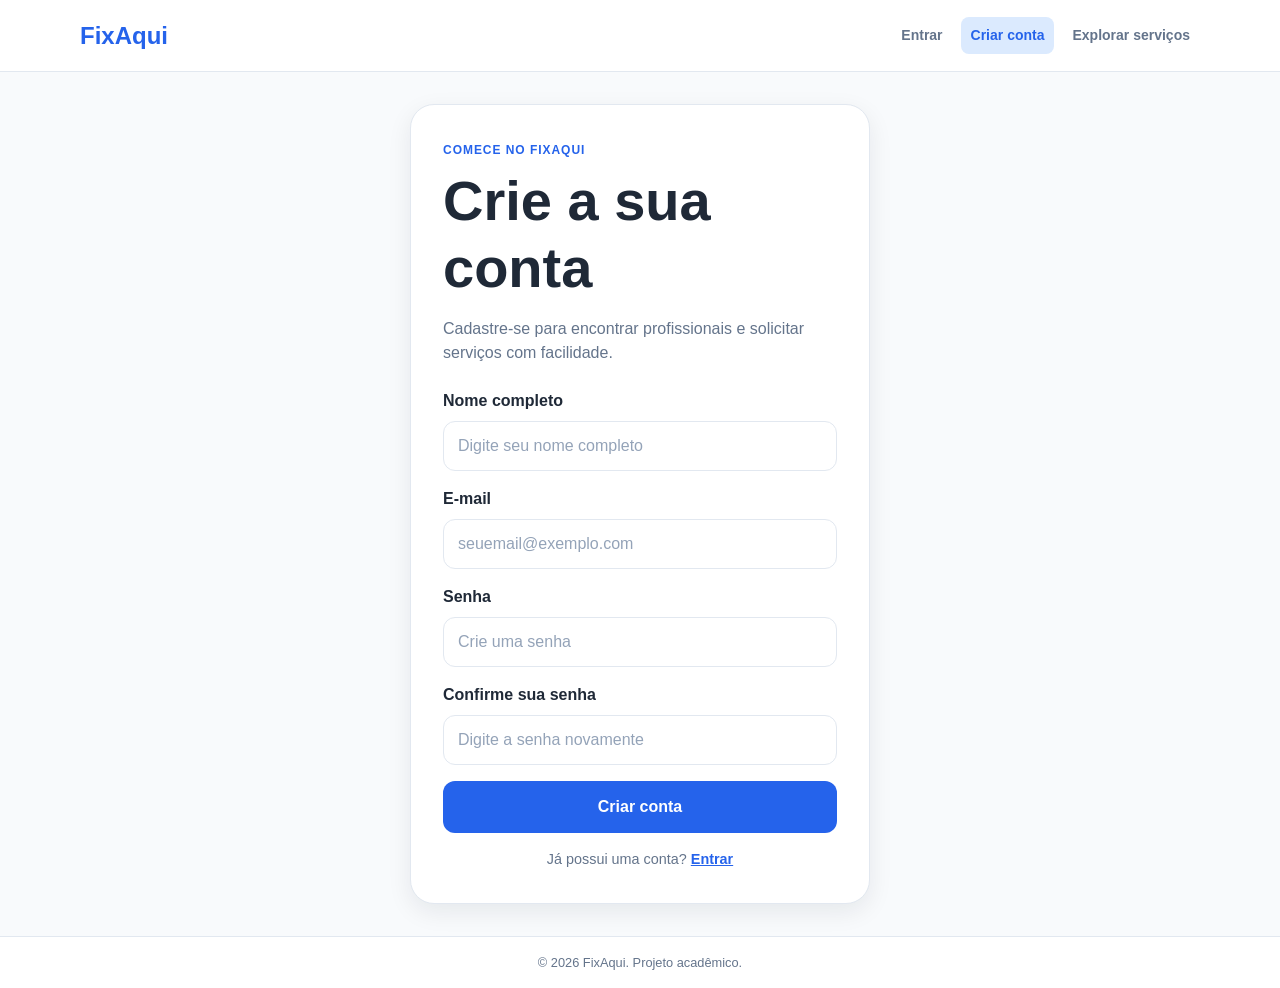
<file: entregas/Rodrigo Fagnani/perfil.html>
<!DOCTYPE html>
<html lang="pt-BR">
<head>
    <meta charset="UTF-8">
    <meta name="viewport" content="width=device-width, initial-scale=1.0">
    <title>Criar conta | FixAqui</title>
    <link rel="stylesheet" href="css/styles.css">
</head>
<body class="auth-page">
    <header class="site-header">
        <a class="brand" href="login.html" aria-label="FixAqui - página inicial">FixAqui</a>
        <nav class="main-nav" aria-label="Navegação principal">
            <a class="nav-link" href="login.html">Entrar</a>
            <a class="nav-link nav-link-active" href="perfil.html">Criar conta</a>
            <a class="nav-link" href="dashboard.html">Explorar serviços</a>
        </nav>
    </header>

    <main class="auth-main">
        <section class="auth-card" aria-labelledby="cadastro-title">
            <div class="auth-heading">
                <span class="eyebrow">Comece no FixAqui</span>
                <h1 id="cadastro-title">Crie a sua conta</h1>
                <p>Cadastre-se para encontrar profissionais e solicitar serviços com facilidade.</p>
            </div>

            <form class="form" action="dashboard.html" method="get">
                <div class="form-group">
                    <label for="nome">Nome completo</label>
                    <input class="input" type="text" id="nome" name="nome" placeholder="Digite seu nome completo" autocomplete="name" required>
                </div>

                <div class="form-group">
                    <label for="email">E-mail</label>
                    <input class="input" type="email" id="email" name="email" placeholder="seuemail@exemplo.com" autocomplete="email" required>
                </div>

                <div class="form-group">
                    <label for="senha">Senha</label>
                    <input class="input" type="password" id="senha" name="senha" placeholder="Crie uma senha" autocomplete="new-password" required>
                </div>

                <div class="form-group">
                    <label for="confirmar-senha">Confirme sua senha</label>
                    <input class="input" type="password" id="confirmar-senha" name="confirmar-senha" placeholder="Digite a senha novamente" autocomplete="new-password" required>
                </div>

                <button class="button button-primary button-full" type="submit">Criar conta</button>
            </form>

            <p class="auth-footer-text">
                Já possui uma conta?
                <a href="login.html">Entrar</a>
            </p>
        </section>
    </main>

    <footer class="site-footer">
        <p>&copy; 2026 FixAqui. Projeto acadêmico.</p>
    </footer>
</body>
</html>
</file>
<file: entregas/Luis Medina/assets/css/style.css>
/* ==================== Design System ==================== */

:root {
    /* Cores */
    --color-primary: #2563eb;
    --color-primary-hover: #1d4ed8;
    --color-primary-text: #2563eb;

    --color-background: #f8fafc;
    --color-surface: #ffffff;

    --color-text: #172033;
    --color-text-muted: #64748b;

    --color-border: #e2e8f0;

    --color-success: #15803d;
    --color-success-background: #dcfce7;

    --color-warning: #b45309;
    --color-warning-background: #fef3c7;

    --color-error: #b91c1c;
    --color-error-background: #fee2e2;

    --color-neutral: #475569;
    --color-neutral-background: #e2e8f0;

    /* Espaçamentos */
    --spacing-xs: 4px;
    --spacing-sm: 8px;
    --spacing-md: 16px;
    --spacing-lg: 24px;
    --spacing-xl: 32px;
    --spacing-xxl: 48px;

    /* Bordas */
    --radius-sm: 6px;
    --radius-md: 10px;
    --radius-lg: 16px;

    /* Outros */
    --container-width: 1100px;
}


/* ==================== Dark Mode ==================== */

[data-theme="dark"] {
    --color-background: #0f172a;
    --color-surface: #1e293b;
    --color-primary-text: #60a5fa;

    --color-text: #f8fafc;
    --color-text-muted: #cbd5e1;

    --color-border: #334155;

    --color-success: #86efac;
    --color-success-background: #14532d;

    --color-warning: #fde68a;
    --color-warning-background: #78350f;

    --color-error: #fca5a5;
    --color-error-background: #7f1d1d;

    --color-neutral: #cbd5e1;
    --color-neutral-background: #334155;
}

.theme-button {
    display: flex;
    align-items: center;
    justify-content: center;

    width: 40px;
    height: 40px;

    border: 1px solid var(--color-border);
    border-radius: var(--radius-md);

    background-color: transparent;
    color: var(--color-text);

    font-size: 1.2rem;

    cursor: pointer;
}

/* ==================== Base ==================== */

* {
  box-sizing: border-box;
}

body {
  margin: 0;

  font-family: Arial, Helvetica, sans-serif;

  background-color: var(--color-background);
  color: var(--color-text);
}

button,
a {
  font: inherit;
}

button {
  cursor: pointer;
}

a {
  color: inherit;
  text-decoration: none;
}

h1,
h2,
h3,
p {
  margin-top: 0;
}

.container {
  width: min(100% - 32px, var(--container-width));
  margin: 0 auto;
}

/* ==================== Header ==================== */

.header {
  background-color: var(--color-surface);
  border-bottom: 1px solid var(--color-border);
}

.header-content {
  min-height: 72px;

  display: flex;
  align-items: center;
  justify-content: space-between;

  gap: var(--spacing-lg);
}

.logo {
  color: var(--color-primary-text);

  font-size: 1.5rem;
  font-weight: 700;
}

.navigation {
  display: flex;
  align-items: center;

  gap: var(--spacing-lg);
}

.nav-link {
  padding: var(--spacing-sm) 0;

  color: var(--color-text-muted);

  font-size: 0.95rem;
  font-weight: 600;
}

.nav-link:hover,
.nav-link.active {
  color: var(--color-primary-text);
}

/* ==================== Main ==================== */

.main {
  padding: var(--spacing-xxl) 0;
}

/* ==================== Products Header ==================== */

.products-header {
  display: flex;
  flex-direction: column;

  gap: var(--spacing-lg);

  margin-bottom: var(--spacing-xl);
}

.products-header h1 {
  margin-bottom: var(--spacing-sm);

  font-size: clamp(1.5rem, 1.25rem + 1vw, 2rem);
}

.products-header p {
  margin-bottom: 0;

  color: var(--color-text-muted);
}

/* ==================== Buttons ==================== */

.button {
  min-height: 44px;

  padding: var(--spacing-sm) var(--spacing-md);

  border: 0;
  border-radius: var(--radius-md);

  font-weight: 600;
}

.button-primary {
  align-self: flex-start;

  background-color: var(--color-primary);
  color: white;
}

.button-primary:hover {
  background-color: var(--color-primary-hover);
}

/* ==================== Products ==================== */

.products-grid {
  display: grid;
  grid-template-columns: 1fr;

  gap: var(--spacing-md);
}

/* ==================== Product Card ==================== */

.product-card {
  display: flex;
  flex-direction: column;

  gap: var(--spacing-md);

  padding: var(--spacing-md);

  background-color: var(--color-surface);

  border: 1px solid var(--color-border);
  border-radius: var(--radius-lg);

  cursor: pointer;

  transition:
    border-color 0.2s ease,
    box-shadow 0.2s ease,
    transform 0.2s ease;
}

.product-card:hover {
  border-color: #cbd5e1;

  box-shadow: 0 8px 24px rgba(15, 23, 42, 0.06);

  transform: translateY(-2px);
}

/* ==================== Product Image ==================== */

.product-image {
  min-height: 160px;

  display: flex;
  align-items: center;
  justify-content: center;

  overflow: hidden;

  border-radius: var(--radius-md);

  color: var(--color-text-muted);
  font-weight: 600;

  background-color: #f8fafc;
}

.product-image img {
  width: 100%;
  height: 100%;

  object-fit: contain;
}

/* ==================== Product Info ==================== */

.product-info {
  position: relative;

  flex: 1;
}

.product-top {
  display: flex;
  align-items: flex-start;
  justify-content: space-between;

  gap: var(--spacing-md);
}

.product-top h2 {
  margin-bottom: var(--spacing-xs);

  font-size: 1.05rem;
}

.product-store {
  display: inline-block;

  margin-bottom: var(--spacing-md);

  color: var(--color-text-muted);

  font-size: 0.875rem;
}

.product-store:hover {
  color: var(--color-primary);
}

.product-price {
  margin-bottom: var(--spacing-sm);

  font-size: 1.5rem;
  font-weight: 700;
}

/* ==================== Product Details ==================== */

.product-details {
  display: flex;
  flex-wrap: wrap;
  align-items: center;

  gap: var(--spacing-sm);

  color: var(--color-text-muted);

  font-size: 0.875rem;
}

.status {
  padding: var(--spacing-xs) var(--spacing-sm);

  border-radius: 999px;

  font-size: 0.8rem;
  font-weight: 600;
}

.status-warning {
  background-color: var(--color-warning-background);
  color: var(--color-warning);
}

.status-success {
  background-color: var(--color-success-background);
  color: var(--color-success);
}

.status-error {
  background-color: var(--color-error-background);
  color: var(--color-error);
}

.status-neutral {
  background-color: var(--color-neutral-background);
  color: var(--color-neutral);
}

.last-update {
  margin-top: var(--spacing-md);
  margin-bottom: 0;

  color: var(--color-text-muted);

  font-size: 0.75rem;
  line-height: 1.5;
}

/* ==================== Product Menu ==================== */

.menu-button {
  width: 36px;
  height: 36px;

  flex-shrink: 0;

  border: 0;
  border-radius: var(--radius-sm);

  background-color: transparent;

  color: var(--color-text-muted);

  font-size: 1.25rem;
}

.menu-button:hover {
  background-color: var(--color-background);
}

/* ==================== Modal ==================== */

.modal-overlay {
    position: fixed;
    inset: 0;

    display: none;
    align-items: center;
    justify-content: center;

    padding: var(--spacing-md);

    background-color: rgba(15, 23, 42, 0.45);

    z-index: 1000;
}

.modal-overlay.active {
    display: flex;
}

.modal {
    width: 100%;
    max-width: 560px;

    padding: var(--spacing-lg);

    background-color: var(--color-surface);

    border-radius: var(--radius-lg);
}


/* ==================== Modal Header ==================== */

.modal-header {
    display: flex;
    align-items: flex-start;
    justify-content: space-between;

    gap: var(--spacing-md);

    margin-bottom: var(--spacing-lg);
}

.modal-header h2 {
    margin-bottom: var(--spacing-xs);
}

.modal-header p {
    margin-bottom: 0;

    color: var(--color-text-muted);
}

.modal-close {
    width: 40px;
    height: 40px;

    flex-shrink: 0;

    border: 0;
    border-radius: var(--radius-sm);

    background-color: transparent;

    color: var(--color-text-muted);

    font-size: 1.5rem;

    cursor: pointer;
}

.modal-close:hover {
    background-color: var(--color-background);
}


/* ==================== Form ==================== */

.product-form {
    display: flex;
    flex-direction: column;

    gap: var(--spacing-lg);
}

.form-group {
    display: flex;
    flex-direction: column;

    gap: var(--spacing-sm);
}

.form-group label {
    font-weight: 600;
}

.optional {
    color: var(--color-text-muted);

    font-size: 0.875rem;
    font-weight: 400;
}

.form-group input {
    width: 100%;
    min-height: 44px;

    padding: 0 var(--spacing-md);

    border: 1px solid var(--color-border);
    border-radius: var(--radius-md);

    background-color: var(--color-surface);

    color: var(--color-text);

    outline: none;
}

.form-group input:focus {
    border-color: var(--color-primary);
}

.form-help {
    color: var(--color-text-muted);

    line-height: 1.5;
}


/* ==================== Form Actions ==================== */

.form-actions {
    display: flex;
    justify-content: flex-end;

    gap: var(--spacing-sm);
}

.button-secondary {
    background-color: transparent;
    color: var(--color-text);

    border: 1px solid var(--color-border);
}

.button-secondary:hover {
    background-color: var(--color-background);
}

/* ==================== Accessibility ==================== */

a:focus-visible,
button:focus-visible {
  outline: 3px solid var(--color-primary);
  outline-offset: 3px;
}

/* ==================== Responsive ==================== */

@media (min-width: 768px) {
  .products-header {
    flex-direction: row;
    align-items: center;
    justify-content: space-between;
  }

  .button-primary {
    align-self: auto;
  }

  .product-card {
    flex-direction: row;
    align-items: stretch;
  }

  .product-image {
    width: 180px;
    min-width: 180px;
    min-height: 140px;
  }

  .last-update {
    position: absolute;

    right: 0;
    bottom: 0;

    text-align: right;
  }
}

@media (min-width: 1024px) {
  .main {
    padding: 64px 0;
  }

  .product-card {
    padding: var(--spacing-lg);
  }
}
</file>
<file: entregas/Guilherme Barbosa/css/styles.css>
/* ==========================================================
   Shelf Hub — styles.css
   Semana 02 · Base do projeto (tokens, reset e componentes)
   Fonte dos valores: docs/design-system.md
   ========================================================== */

/* ---------- 1. Design tokens ---------- */
:root {
  /* Cores principais */
  --color-primary: #4f46e5;
  --color-primary-dark: #3730a3;
  --color-accent: #f59e0b;

  /* Neutras */
  --color-background: #f8fafc;
  --color-surface: #ffffff;
  --color-border: #e2e8f0;
  --color-text: #0f172a;
  --color-text-muted: #64748b;

  /* Status */
  --color-status-planned: #2563eb;
  --color-status-progress: #f59e0b;
  --color-status-done: #16a34a;
  --color-status-dropped: #dc2626;

  /* Destrutivo */
  --color-danger: #dc2626;

  /* Tipografia */
  --font-family-base: "Inter", system-ui, -apple-system, "Segoe UI", Roboto, sans-serif;
  --font-size-sm: 0.875rem;
  --font-size-base: 1rem;
  --font-size-lg: 1.25rem;
  --font-size-xl: 1.5rem;
  --font-weight-regular: 400;
  --font-weight-medium: 500;
  --font-weight-bold: 700;

  /* Espaçamento (escala de 4px) */
  --spacing-xs: 0.25rem;
  --spacing-sm: 0.5rem;
  --spacing-md: 1rem;
  --spacing-lg: 1.5rem;
  --spacing-xl: 2rem;
  --spacing-2xl: 3rem;

  /* Bordas e sombras */
  --radius-sm: 0.5rem;
  --radius-md: 0.75rem;
  --radius-lg: 1rem;
  --shadow-card: 0 1px 3px rgb(15 23 42 / 0.08), 0 8px 24px rgb(15 23 42 / 0.06);
}

/* ---------- 2. Reset e base ---------- */
*,
*::before,
*::after {
  box-sizing: border-box;
}

body {
  margin: 0;
  font-family: var(--font-family-base);
  font-size: var(--font-size-base);
  line-height: 1.5;
  background-color: var(--color-background);
  color: var(--color-text);
}

h1,
h2,
h3,
p {
  margin: 0;
}

img,
svg {
  max-width: 100%;
}

a {
  color: var(--color-primary);
  font-weight: var(--font-weight-medium);
}

a:hover {
  color: var(--color-primary-dark);
}

/* Foco visível em tudo que é interativo (nunca outline: none sem substituto) */
:focus-visible {
  outline: 3px solid var(--color-primary);
  outline-offset: 2px;
}

/* ---------- 3. Componentes reutilizáveis ---------- */

/* Marca (logo + nome) */
.marca {
  display: flex;
  align-items: center;
  gap: var(--spacing-md);
}

.marca__icone {
  display: flex;
  align-items: center;
  justify-content: center;
  width: 2.5rem;
  height: 2.5rem;
  border-radius: var(--radius-md);
  background-color: var(--color-primary);
  color: #ffffff;
}

.marca__nome {
  display: block;
  font-size: var(--font-size-lg);
  font-weight: var(--font-weight-bold);
  line-height: 1.2;
}

.marca__slogan {
  display: block;
  font-size: var(--font-size-sm);
  color: var(--color-text-muted);
}

/* Card */
.card {
  background-color: var(--color-surface);
  border: 1px solid var(--color-border);
  border-radius: var(--radius-lg);
  box-shadow: var(--shadow-card);
  padding: var(--spacing-lg);
}

/* Campo de formulário (label + input) */
.campo {
  display: flex;
  flex-direction: column;
  gap: var(--spacing-sm);
}

.campo__label {
  font-size: var(--font-size-sm);
  font-weight: var(--font-weight-medium);
}

.campo__input {
  width: 100%;
  padding: 0.75rem var(--spacing-md);
  font: inherit;
  color: var(--color-text);
  background-color: var(--color-surface);
  border: 1px solid var(--color-border);
  border-radius: var(--radius-sm);
}

.campo__input::placeholder {
  color: var(--color-text-muted);
}

.campo__input:hover {
  border-color: var(--color-text-muted);
}

.campo__input:focus-visible {
  border-color: var(--color-primary);
  outline: 3px solid rgb(79 70 229 / 0.35);
  outline-offset: 0;
}

.campo__input:disabled {
  background-color: var(--color-background);
  color: var(--color-text-muted);
  cursor: not-allowed;
}

/* Botões */
.botao {
  display: inline-flex;
  align-items: center;
  justify-content: center;
  gap: var(--spacing-sm);
  padding: 0.75rem var(--spacing-lg);
  font: inherit;
  font-weight: var(--font-weight-medium);
  border: 1px solid transparent;
  border-radius: var(--radius-sm);
  cursor: pointer;
  transition: background-color 0.15s ease, border-color 0.15s ease;
}

.botao:disabled {
  opacity: 0.5;
  cursor: not-allowed;
}

.botao--primario {
  background-color: var(--color-primary);
  color: #ffffff;
}

.botao--primario:hover {
  background-color: var(--color-primary-dark);
}

.botao--primario:active {
  background-color: var(--color-primary-dark);
  transform: translateY(1px);
}

.botao--secundario {
  background-color: transparent;
  color: var(--color-primary);
  border-color: var(--color-primary);
}

.botao--secundario:hover {
  background-color: rgb(79 70 229 / 0.08);
}

.botao--destrutivo {
  background-color: var(--color-danger);
  color: #ffffff;
}

.botao--destrutivo:hover {
  background-color: #b91c1c;
}

.botao--bloco {
  width: 100%;
}

/* ---------- 4. Página de login ---------- */
.pagina-login {
  display: flex;
  align-items: center;
  justify-content: center;
  min-height: 100vh;
  padding: var(--spacing-md);
}

.login {
  width: 100%;
  max-width: 26rem;
  display: flex;
  flex-direction: column;
  gap: var(--spacing-xl);
}

.login__cabecalho {
  display: flex;
  flex-direction: column;
  gap: var(--spacing-sm);
}

.login__titulo {
  font-size: var(--font-size-xl);
  font-weight: var(--font-weight-bold);
}

.login__texto {
  color: var(--color-text-muted);
}

.login__formulario {
  display: flex;
  flex-direction: column;
  gap: var(--spacing-lg);
}

.login__rodape {
  text-align: center;
  font-size: var(--font-size-sm);
  color: var(--color-text-muted);
}

/* ---------- 5. Responsividade (mobile-first) ---------- */
@media (min-width: 768px) {
  .card {
    padding: var(--spacing-xl);
  }

  .login__titulo {
    font-size: 1.75rem;
  }
}

/* ---------- 6. Botão como link ---------- */
.botao {
  text-decoration: none;
}

.botao--primario,
.botao--primario:hover {
  color: #ffffff;
}

/* ---------- 7. Badge de status (sempre com o nome do status) ---------- */
.badge {
  display: inline-flex;
  align-items: center;
  gap: 0.375rem;
  padding: 0.125rem 0.625rem;
  font-size: 0.8125rem;
  font-weight: var(--font-weight-medium);
  border-radius: 999px;
}

.badge::before {
  content: "";
  width: 0.375rem;
  height: 0.375rem;
  border-radius: 50%;
  background-color: currentColor;
}

.badge--planejado { background-color: #dbeafe; color: #1e40af; }
.badge--em-andamento { background-color: #fef3c7; color: #92400e; }
.badge--consumido { background-color: #dcfce7; color: #166534; }
.badge--abandonado { background-color: #fee2e2; color: #991b1b; }

/* ---------- 8. Layout do app (sidebar + conteúdo) ---------- */
.app {
  display: flex;
  flex-direction: column;
  min-height: 100vh;
}

.sidebar {
  display: flex;
  flex-direction: column;
  gap: var(--spacing-md);
  padding: var(--spacing-md);
  background-color: var(--color-surface);
  border-bottom: 1px solid var(--color-border);
}

.menu {
  display: flex;
  flex-wrap: wrap;
  gap: var(--spacing-xs);
  margin: 0;
  padding: 0;
  list-style: none;
}

.menu__link {
  display: block;
  padding: 0.625rem var(--spacing-md);
  color: var(--color-text);
  text-decoration: none;
  border-radius: var(--radius-sm);
}

.menu__link:hover {
  background-color: rgb(79 70 229 / 0.08);
  color: var(--color-primary-dark);
}

.menu__link[aria-current="page"] {
  background-color: rgb(79 70 229 / 0.12);
  color: var(--color-primary-dark);
}

.usuario {
  display: flex;
  align-items: center;
  gap: var(--spacing-md);
  padding-top: var(--spacing-md);
  border-top: 1px solid var(--color-border);
}

.usuario__avatar {
  width: 2.5rem;
  height: 2.5rem;
  border-radius: 50%;
  background-color: var(--color-border);
}

.usuario__nome {
  display: block;
  font-size: var(--font-size-sm);
  font-weight: var(--font-weight-medium);
}

.usuario__conta {
  display: block;
  font-size: 0.8125rem;
  color: var(--color-text-muted);
}

.conteudo {
  flex: 1;
  display: flex;
  flex-direction: column;
  gap: var(--spacing-xl);
  width: 100%;
  max-width: 70rem;
  padding: var(--spacing-lg) var(--spacing-md);
}

.conteudo__cabecalho {
  display: flex;
  flex-wrap: wrap;
  align-items: center;
  justify-content: space-between;
  gap: var(--spacing-md);
}

.titulo-pagina {
  font-size: var(--font-size-xl);
  font-weight: var(--font-weight-bold);
}

/* ---------- 9. Tela de Início ---------- */
.resumo {
  display: grid;
  grid-template-columns: repeat(2, 1fr);
  gap: var(--spacing-md);
  margin: 0;
  padding: 0;
  list-style: none;
}

.resumo__item {
  display: flex;
  flex-direction: column;
  gap: var(--spacing-xs);
}

.resumo__rotulo {
  font-size: var(--font-size-sm);
  color: var(--color-text-muted);
}

.resumo__valor {
  font-size: 2rem;
  font-weight: var(--font-weight-bold);
  line-height: 1.2;
}

.secao {
  display: flex;
  flex-direction: column;
  gap: var(--spacing-md);
}

.secao__titulo {
  font-size: var(--font-size-lg);
  font-weight: var(--font-weight-bold);
}

.lista-obras {
  display: flex;
  flex-direction: column;
  gap: var(--spacing-sm);
  margin: 0;
  padding: 0;
  list-style: none;
}

.obra-linha {
  display: flex;
  flex-wrap: wrap;
  align-items: center;
  justify-content: space-between;
  gap: var(--spacing-sm) var(--spacing-md);
}

.obra-linha__nome {
  display: block;
  font-weight: var(--font-weight-medium);
}

.obra-linha__meta {
  display: block;
  font-size: var(--font-size-sm);
  color: var(--color-text-muted);
}

/* ---------- 10. Responsividade do app ---------- */
@media (min-width: 768px) {
  .resumo {
    grid-template-columns: repeat(4, 1fr);
  }
}

@media (min-width: 1024px) {
  .app {
    flex-direction: row;
  }

  .sidebar {
    position: sticky;
    top: 0;
    flex: 0 0 16.25rem;
    height: 100vh;
    justify-content: space-between;
    padding: var(--spacing-xl) var(--spacing-md);
    border-bottom: 0;
    border-right: 1px solid var(--color-border);
  }

  .menu {
    flex-direction: column;
  }

  .conteudo {
    padding: var(--spacing-2xl) 2.5rem;
  }
}

/* ---------- 11. Utilitários ---------- */
.sr-only {
  position: absolute;
  width: 1px;
  height: 1px;
  margin: -1px;
  padding: 0;
  overflow: hidden;
  clip: rect(0, 0, 0, 0);
  white-space: nowrap;
  border: 0;
}

/* ---------- 12. Tela de Biblioteca ---------- */
.titulo-grupo {
  display: flex;
  flex-wrap: wrap;
  align-items: center;
  gap: var(--spacing-md);
}

.contador {
  padding: 0.125rem 0.625rem;
  font-size: var(--font-size-sm);
  font-weight: var(--font-weight-medium);
  color: var(--color-primary-dark);
  background-color: rgb(79 70 229 / 0.1);
  border-radius: 999px;
}

.busca {
  flex: 1 1 18rem;
  max-width: 22.5rem;
}

/* Filtros e ordenação: colunas automáticas, sem media query */
.filtros {
  display: grid;
  grid-template-columns: repeat(auto-fit, minmax(9.5rem, 1fr));
  gap: var(--spacing-md);
  align-items: end;
}

.filtros__favoritos {
  display: flex;
  align-items: center;
  gap: var(--spacing-sm);
  min-height: 2.75rem;
  font-size: var(--font-size-sm);
  font-weight: var(--font-weight-medium);
}

.filtros__favoritos input {
  width: 1.125rem;
  height: 1.125rem;
  accent-color: var(--color-primary);
}

/* Grid de cards: quantas colunas couberem (mín. 16rem cada) */
.grade-obras {
  display: grid;
  grid-template-columns: repeat(auto-fill, minmax(16rem, 1fr));
  gap: var(--spacing-lg);
  margin: 0;
  padding: 0;
  list-style: none;
}

.obra {
  position: relative;
  display: flex;
  flex-direction: column;
  gap: var(--spacing-md);
  height: 100%;
  padding: var(--spacing-md);
  transition: transform 0.15s ease, box-shadow 0.15s ease;
}

.obra:hover {
  transform: translateY(-2px);
  box-shadow: 0 4px 12px rgb(15 23 42 / 0.12);
}

.obra__capa {
  display: flex;
  align-items: center;
  justify-content: center;
  aspect-ratio: 16 / 9;
  font-size: 3rem;
  font-weight: var(--font-weight-bold);
  color: var(--color-primary);
  background: linear-gradient(135deg, rgb(79 70 229 / 0.12), rgb(79 70 229 / 0.04));
  border-radius: var(--radius-md);
}

.obra__topo {
  display: flex;
  align-items: center;
  justify-content: space-between;
  gap: var(--spacing-sm);
}

.obra__tags {
  display: flex;
  flex-wrap: wrap;
  gap: var(--spacing-xs);
}

.tag {
  padding: 0.0625rem 0.5rem;
  font-size: 0.75rem;
  color: var(--color-text-muted);
  background-color: var(--color-background);
  border: 1px solid var(--color-border);
  border-radius: var(--radius-sm);
}

.obra__titulo {
  font-size: var(--font-size-lg);
  font-weight: var(--font-weight-bold);
  line-height: 1.3;
}

/* O link do título cobre o card inteiro */
.obra__link {
  color: var(--color-text);
  text-decoration: none;
}

.obra__link::after {
  content: "";
  position: absolute;
  inset: 0;
  border-radius: var(--radius-lg);
}

.obra__link:focus-visible {
  outline: none;
}

.obra__link:focus-visible::after {
  outline: 3px solid var(--color-primary);
  outline-offset: 2px;
}

.obra__rodape {
  display: flex;
  align-items: center;
  justify-content: space-between;
  gap: var(--spacing-sm);
  min-height: 1.5rem;
  margin-top: auto;
  padding-top: var(--spacing-md);
  border-top: 1px solid var(--color-border);
}

.estrelas {
  color: var(--color-accent);
  letter-spacing: 0.1em;
}

.favorito {
  position: relative;
  z-index: 1;
  display: flex;
  padding: var(--spacing-xs);
  color: var(--color-text-muted);
  background: transparent;
  border: 0;
  border-radius: var(--radius-sm);
  cursor: pointer;
}

.favorito:hover {
  color: var(--color-accent);
}

.favorito[aria-pressed="true"] {
  color: var(--color-accent);
}

.favorito[aria-pressed="true"] svg {
  fill: currentColor;
}

@media (prefers-reduced-motion: reduce) {
  .obra {
    transition: none;
  }

  .obra:hover {
    transform: none;
  }
}
</file>
<file: entregas/Rodrigo Fagnani/css/styles.css>
:root {
    --color-primary: #2563EB;
    --color-primary-dark: #1D4ED8;
    --color-primary-light: #DBEAFE;
    --color-background: #FFFFFF;
    --color-surface: #F8FAFC;
    --color-surface-muted: #F1F5F9;
    --color-text: #1F2937;
    --color-text-muted: #64748B;
    --color-border: #E2E8F0;
    --color-success: #16A34A;
    --color-danger: #DC2626;

    --font-family: "Inter", Arial, sans-serif;

    --space-1: 0.5rem;
    --space-2: 1rem;
    --space-3: 1.5rem;
    --space-4: 2rem;
    --space-5: 3rem;
    --space-6: 4rem;

    --radius-sm: 0.5rem;
    --radius-md: 0.75rem;
    --radius-lg: 1rem;
    --radius-xl: 1.5rem;

    --shadow-sm: 0 2px 8px rgba(15, 23, 42, 0.06);
    --shadow-md: 0 8px 24px rgba(15, 23, 42, 0.08);

    --container-width: 1120px;
}

*,
*::before,
*::after {
    box-sizing: border-box;
}

html {
    scroll-behavior: smooth;
}

body {
    margin: 0;
    min-width: 320px;
    background: var(--color-background);
    color: var(--color-text);
    font-family: var(--font-family);
    line-height: 1.5;
}

a {
    color: inherit;
}

button,
input {
    font: inherit;
}

button,
a {
    -webkit-tap-highlight-color: transparent;
}

a:focus-visible,
button:focus-visible,
input:focus-visible {
    outline: 3px solid var(--color-primary-light);
    outline-offset: 3px;
}

h1,
h2,
h3,
p {
    margin-top: 0;
}

h1,
h2,
h3 {
    line-height: 1.2;
}

h1 {
    margin-bottom: var(--space-2);
    font-size: clamp(2rem, 8vw, 3.5rem);
}

h2 {
    margin-bottom: var(--space-2);
    font-size: clamp(1.5rem, 4vw, 2rem);
}

h3 {
    margin-bottom: var(--space-1);
    font-size: 1.125rem;
}

p {
    color: var(--color-text-muted);
}

.container {
    width: min(100% - 2rem, var(--container-width));
    margin-inline: auto;
}

.sr-only {
    position: absolute;
    width: 1px;
    height: 1px;
    padding: 0;
    margin: -1px;
    overflow: hidden;
    clip: rect(0, 0, 0, 0);
    white-space: nowrap;
    border: 0;
}

.site-header {
    display: flex;
    align-items: center;
    justify-content: space-between;
    gap: var(--space-2);
    min-height: 72px;
    padding: var(--space-2) 1rem;
    border-bottom: 1px solid var(--color-border);
    background: var(--color-background);
}

.brand {
    color: var(--color-primary);
    font-size: 1.5rem;
    font-weight: 800;
    text-decoration: none;
}

.main-nav {
    display: flex;
    align-items: center;
    justify-content: flex-end;
    gap: 0.5rem;
    flex-wrap: wrap;
}

.nav-link {
    padding: 0.5rem 0.625rem;
    border-radius: var(--radius-sm);
    color: var(--color-text-muted);
    font-size: 0.875rem;
    font-weight: 600;
    text-decoration: none;
}

.nav-link:hover,
.nav-link-active {
    color: var(--color-primary);
    background: var(--color-primary-light);
}

.button {
    display: inline-flex;
    align-items: center;
    justify-content: center;
    min-height: 44px;
    padding: 0.75rem 1.25rem;
    border: 2px solid transparent;
    border-radius: var(--radius-md);
    font-weight: 700;
    text-decoration: none;
    cursor: pointer;
    transition: background-color 0.2s ease, border-color 0.2s ease, transform 0.2s ease;
}

.button:hover {
    transform: translateY(-1px);
}

.button-primary {
    background: var(--color-primary);
    color: #FFFFFF;
}

.button-primary:hover {
    background: var(--color-primary-dark);
}

.button-outline {
    border-color: var(--color-border);
    background: var(--color-background);
    color: var(--color-text);
}

.button-outline:hover {
    border-color: var(--color-primary);
    color: var(--color-primary);
}

.button-small {
    min-height: 38px;
    padding: 0.5rem 0.875rem;
    font-size: 0.875rem;
}

.button-full {
    width: 100%;
}

.eyebrow {
    display: inline-block;
    margin-bottom: 0.5rem;
    color: var(--color-primary);
    font-size: 0.75rem;
    font-weight: 800;
    letter-spacing: 0.08em;
    text-transform: uppercase;
}

.text-link,
.back-link {
    color: var(--color-primary);
    font-weight: 700;
    text-decoration: none;
}

.text-link:hover,
.back-link:hover {
    text-decoration: underline;
}

/* Form */
.form {
    display: grid;
    gap: var(--space-2);
}

.form-group {
    display: grid;
    gap: 0.5rem;
}

.form-group label {
    font-weight: 700;
}

.input {
    width: 100%;
    min-height: 48px;
    padding: 0.75rem 0.875rem;
    border: 1px solid var(--color-border);
    border-radius: var(--radius-md);
    background: var(--color-background);
    color: var(--color-text);
}

.input::placeholder {
    color: #94A3B8;
}

.input:focus {
    border-color: var(--color-primary);
}

/* Login */
.auth-page {
    display: flex;
    min-height: 100vh;
    flex-direction: column;
    background: var(--color-surface);
}

.auth-main {
    display: grid;
    flex: 1;
    place-items: center;
    padding: var(--space-4) 1rem;
}

.auth-card {
    width: min(100%, 460px);
    padding: var(--space-3);
    border: 1px solid var(--color-border);
    border-radius: var(--radius-xl);
    background: var(--color-background);
    box-shadow: var(--shadow-md);
}

.auth-heading {
    margin-bottom: var(--space-3);
}

.auth-heading p {
    margin-bottom: 0;
}

.auth-footer-text {
    margin: var(--space-2) 0 0;
    text-align: center;
    font-size: 0.9rem;
}

.auth-footer-text a {
    color: var(--color-primary);
    font-weight: 700;
}

/* Dashboard */
.hero-section {
    padding: var(--space-5) 0;
    background: linear-gradient(135deg, var(--color-primary-light), #FFFFFF);
}

.hero-content {
    display: grid;
    gap: var(--space-3);
}

.hero-content > div:first-child {
    max-width: 700px;
}

.hero-content p {
    margin-bottom: 0;
    font-size: 1.05rem;
}

.search-form {
    display: grid;
    gap: 0.75rem;
    align-self: end;
}

.section {
    padding: var(--space-5) 0;
}

.section-muted {
    background: var(--color-surface);
}

.section-heading {
    display: flex;
    align-items: flex-end;
    justify-content: space-between;
    gap: var(--space-2);
    margin-bottom: var(--space-3);
}

.section-heading h2 {
    margin-bottom: 0;
}

.category-grid {
    display: grid;
    grid-template-columns: repeat(2, minmax(0, 1fr));
    gap: var(--space-2);
}

.category-card {
    display: flex;
    min-height: 150px;
    flex-direction: column;
    justify-content: center;
    padding: var(--space-2);
    border: 1px solid var(--color-border);
    border-radius: var(--radius-lg);
    background: var(--color-background);
    box-shadow: var(--shadow-sm);
    text-decoration: none;
    transition: border-color 0.2s ease, transform 0.2s ease, box-shadow 0.2s ease;
}

.category-card:hover {
    border-color: var(--color-primary);
    box-shadow: var(--shadow-md);
    transform: translateY(-2px);
}

.category-icon {
    margin-bottom: 0.75rem;
    font-size: 2rem;
}

.category-title {
    font-weight: 800;
}

.category-text {
    color: var(--color-text-muted);
    font-size: 0.875rem;
}

.professional-grid {
    display: grid;
    gap: var(--space-2);
}

.professional-card {
    display: flex;
    flex-direction: column;
    gap: var(--space-2);
    padding: var(--space-2);
    border: 1px solid var(--color-border);
    border-radius: var(--radius-lg);
    background: var(--color-background);
    box-shadow: var(--shadow-sm);
}

.professional-avatar,
.profile-avatar {
    display: grid;
    flex: 0 0 auto;
    place-items: center;
    border-radius: 50%;
    background: var(--color-primary-light);
    color: var(--color-primary);
    font-weight: 800;
}

.professional-avatar {
    width: 64px;
    height: 64px;
    font-size: 1.125rem;
}

.professional-content {
    display: flex;
    flex-direction: column;
}

.professional-content p {
    margin-bottom: var(--space-2);
}

.tag {
    display: inline-flex;
    width: fit-content;
    margin-bottom: 0.5rem;
    padding: 0.25rem 0.625rem;
    border-radius: 999px;
    background: var(--color-primary-light);
    color: var(--color-primary-dark);
    font-size: 0.75rem;
    font-weight: 800;
}

.rating {
    display: flex;
    align-items: center;
    flex-wrap: wrap;
    gap: 0.35rem;
    margin-bottom: var(--space-2);
    color: var(--color-text-muted);
    font-size: 0.875rem;
}

.rating > span:first-child {
    color: #B45309;
    letter-spacing: 0.08em;
}

.rating strong {
    color: var(--color-text);
}

/* Profile */
.profile-hero {
    padding: var(--space-4) 0;
    background: var(--color-surface);
    border-bottom: 1px solid var(--color-border);
}

.back-link {
    display: inline-block;
    margin-bottom: var(--space-3);
}

.profile-summary {
    display: flex;
    align-items: center;
    gap: var(--space-2);
}

.profile-avatar {
    width: 88px;
    height: 88px;
    font-size: 1.5rem;
}

.profile-info h1 {
    margin-bottom: 0.5rem;
    font-size: clamp(2rem, 7vw, 3rem);
}

.rating-large {
    margin-bottom: 0;
}

.profile-layout {
    display: grid;
    gap: var(--space-3);
    padding-top: var(--space-4);
    padding-bottom: var(--space-5);
}

.profile-main {
    display: grid;
    gap: var(--space-3);
}

.content-card,
.request-card {
    padding: var(--space-3);
    border: 1px solid var(--color-border);
    border-radius: var(--radius-lg);
    background: var(--color-background);
    box-shadow: var(--shadow-sm);
}

.content-card p:last-child,
.request-card p:last-child {
    margin-bottom: 0;
}

.service-list {
    display: grid;
    gap: 0.75rem;
    padding: 0;
    margin: var(--space-2) 0 0;
    list-style: none;
}

.service-list li {
    display: flex;
    align-items: center;
    gap: 0.75rem;
}

.service-icon {
    display: grid;
    width: 28px;
    height: 28px;
    flex: 0 0 auto;
    place-items: center;
    border-radius: 50%;
    background: #DCFCE7;
    color: var(--color-success);
    font-weight: 800;
}

.review-list {
    display: grid;
    gap: var(--space-2);
}

.review {
    padding-bottom: var(--space-2);
    border-bottom: 1px solid var(--color-border);
}

.review:last-child {
    padding-bottom: 0;
    border-bottom: 0;
}

.review-top {
    display: flex;
    justify-content: space-between;
    gap: var(--space-2);
    margin-bottom: 0.5rem;
}

.review p {
    margin-bottom: 0;
}

.request-card {
    align-self: start;
}

.request-card h2 {
    margin-bottom: 0.75rem;
}

/* Footer */
.site-footer {
    padding: var(--space-2) 1rem;
    border-top: 1px solid var(--color-border);
    background: var(--color-background);
    text-align: center;
}

.site-footer p {
    margin: 0;
    font-size: 0.8rem;
}

/* Tablet */
@media (min-width: 48rem) {
    .site-header {
        padding-inline: 2rem;
    }

    .container {
        width: min(100% - 4rem, var(--container-width));
    }

    .auth-card {
        padding: var(--space-4);
    }

    .hero-section {
        padding: var(--space-6) 0;
    }

    .hero-content {
        grid-template-columns: 1.2fr 0.8fr;
        align-items: center;
    }

    .search-form {
        grid-template-columns: 1fr auto;
    }

    .category-grid {
        grid-template-columns: repeat(3, minmax(0, 1fr));
    }

    .professional-grid {
        grid-template-columns: repeat(2, minmax(0, 1fr));
    }

    .professional-card {
        flex-direction: row;
        align-items: flex-start;
    }
}

/* Desktop */
@media (min-width: 75rem) {
    .site-header {
        padding-inline: max(2rem, calc((100vw - var(--container-width)) / 2));
    }

    .professional-grid {
        grid-template-columns: repeat(3, minmax(0, 1fr));
    }

    .professional-card {
        flex-direction: column;
    }

    .profile-layout {
        grid-template-columns: minmax(0, 1fr) 340px;
        align-items: start;
    }
}
</file>
